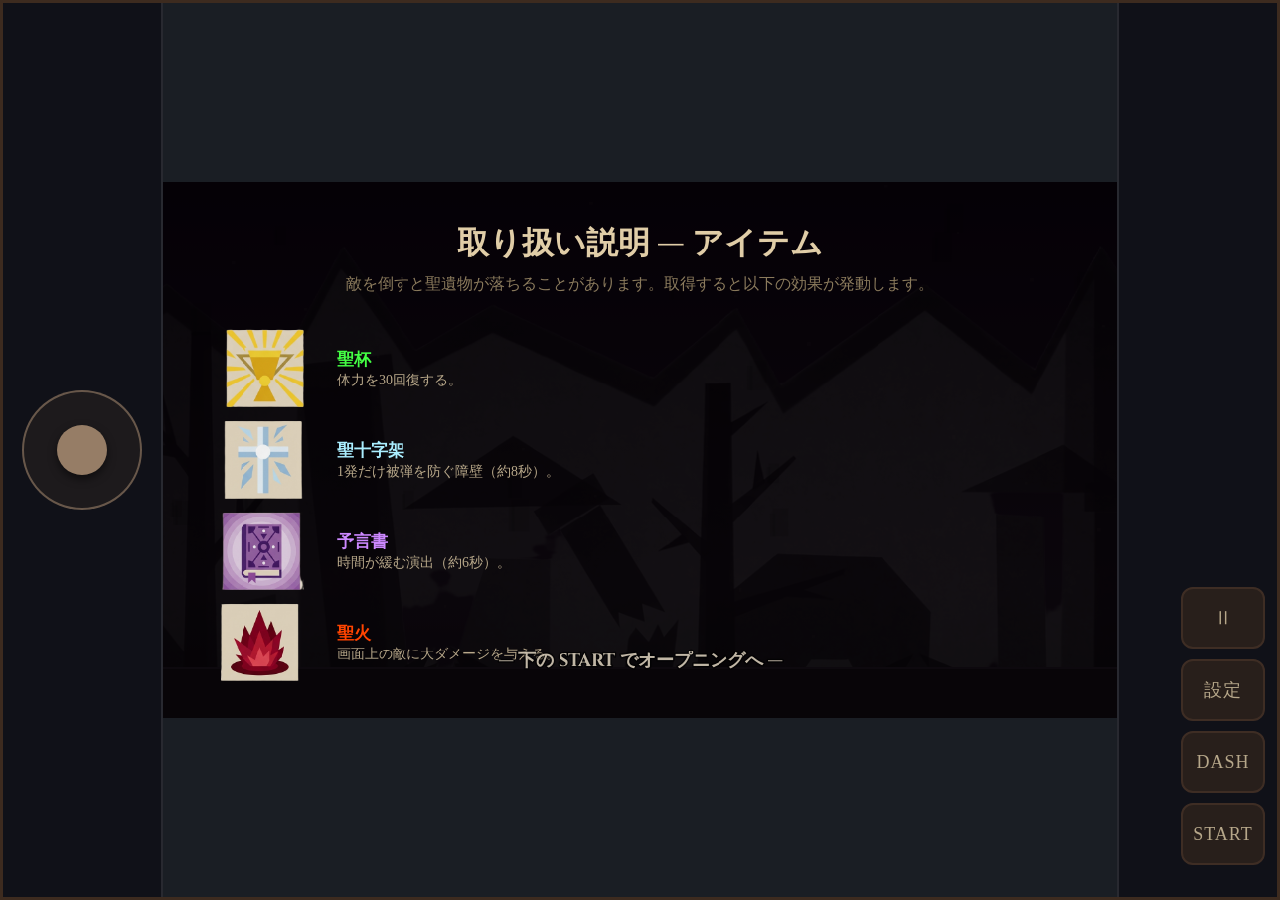
<file: index.html>
<!DOCTYPE html>
<html lang="ja">
<head>
    <meta charset="UTF-8">
    <meta name="viewport" content="width=device-width, initial-scale=1.0, maximum-scale=1.0, user-scalable=no, viewport-fit=cover">
    <title>CROW'S DESTINY: THE RITUAL OF TWILIGHT</title>
    <link rel="preconnect" href="https://fonts.gstatic.com" crossorigin>
    <link href="https://fonts.googleapis.com/css2?family=Cinzel:wght@600;700&display=swap" rel="stylesheet">
    <link rel="stylesheet" href="style.css">
</head>
<body>
<!-- 縦向き時のみ表示：横画面でプレイするよう促す -->
<div id="portrait-message" class="portrait-message" aria-hidden="true">
    <p>横にしてください</p>
</div>

<div id="game-container">
    <div id="loading-screen">
        <h1>RITUAL INITIALIZING...</h1>
        <div class="altar-light"></div>
    </div>

    <!-- 左パネル: ジョイスティック（幅固定） -->
    <div id="left-panel" class="side-panel">
        <div id="joystick-zone">
            <div id="joystick-base">
                <div id="joystick-stick"></div>
            </div>
        </div>
    </div>

    <!-- 中央パネル: プレイ画面 -->
    <div id="center-panel">
        <canvas id="gameCanvas"></canvas>
    </div>

    <!-- 右パネル: アクションボタン（幅固定） -->
    <div id="right-panel" class="side-panel">
        <div id="action-buttons">
            <button id="btn-pause" type="button" aria-label="一時停止" title="一時停止">Ⅱ</button>
            <button id="btn-settings" type="button" aria-label="操作設定">設定</button>
            <button id="btn-dash" type="button" aria-label="ダッシュ">DASH</button>
            <button id="btn-start" type="button" aria-label="開始">START</button>
        </div>
    </div>
</div>
<div id="joystick-settings-overlay" class="settings-overlay" aria-hidden="true">
    <div class="settings-panel">
        <h2 class="settings-title">操作感度</h2>
        <div class="settings-row">
            <span class="settings-label">鈍感</span>
            <input type="range" id="joystick-sensitivity" min="0.5" max="2" step="0.1" value="1.0" aria-label="感度">
            <span class="settings-label">敏感</span>
        </div>
        <p class="settings-value">感度: <output id="out-sensitivity">1.0</output></p>
        <h2 class="settings-title">デッドゾーン</h2>
        <div class="settings-row">
            <span class="settings-label">小</span>
            <input type="range" id="joystick-deadzone" min="0" max="0.4" step="0.05" value="0.15" aria-label="デッドゾーン">
            <span class="settings-label">大</span>
        </div>
        <p class="settings-value">デッドゾーン: <output id="out-deadzone">0.15</output></p>
        <div class="settings-test-area" id="joystick-test-area">
            <span class="settings-test-label">テストエリア（ここでドラッグ）</span>
            <output id="out-test-xy" class="settings-test-out">X: 0.00  Y: 0.00</output>
        </div>
        <button type="button" id="btn-settings-back" class="settings-back">戻る</button>
    </div>
</div>
<!-- 左パネル用ジョイスティックの入力をゲームに渡すためのグローバル（ゲームループで参照） -->
<script>window.crowDestinyJoystick = { x: 0, y: 0 };</script>
<!-- 役割ごとの読み込み順（依存関係を満たす） -->
<script src="js/core/config.js"></script>
<script src="js/core/utils.js"></script>
<script src="js/data/stages.js"></script>
<script src="js/load/assets.js"></script>
<script src="js/audio/sound.js"></script>
<script src="js/render/anim.js"></script>
<script src="js/render/fx.js"></script>
<script src="js/render/background.js"></script>
<script src="js/render/hud.js"></script>
<script src="js/entities/crow.js"></script>
<script src="js/entities/enemy.js"></script>
<script src="js/entities/obstacle.js"></script>
<script src="js/entities/boss.js"></script>
<script src="js/entities/relic.js"></script>
<script src="js/input/joystick.js"></script>
<script src="js/game.js"></script>
<script src="js/main.js"></script>
<script>
/* 左パネル DOM ジョイスティック + 縦向き時アナウンス */
(function () {
    var stick = document.getElementById('joystick-stick');
    var base = document.getElementById('joystick-base');
    var zone = document.getElementById('joystick-zone');
    var joy = window.crowDestinyJoystick;
    if (!joy) return;

    var joyActive = false;
    function updateStick(e) {
        e.preventDefault();
        var clientX = e.touches ? e.touches[0].clientX : e.clientX;
        var clientY = e.touches ? e.touches[0].clientY : e.clientY;
        var rect = base.getBoundingClientRect();
        var centerX = rect.left + rect.width / 2;
        var centerY = rect.top + rect.height / 2;
        var maxR = rect.width / 2;
        var dx = clientX - centerX;
        var dy = clientY - centerY;
        var dist = Math.hypot(dx, dy);
        if (dist > maxR) {
            var r = maxR / dist;
            dx *= r;
            dy *= r;
        }
        joy.x = dx / maxR;
        joy.y = dy / maxR;
        stick.style.transform = 'translate(calc(-50% + ' + dx + 'px), calc(-50% + ' + dy + 'px))';
    }
    function joyEnd() {
        joyActive = false;
        joy.x = 0;
        joy.y = 0;
        stick.style.transform = 'translate(-50%, -50%)';
    }
    if (zone) {
        zone.addEventListener('touchstart', function (e) { joyActive = true; updateStick(e); }, { passive: false });
        zone.addEventListener('touchmove', function (e) { if (joyActive) updateStick(e); }, { passive: false });
        zone.addEventListener('touchend', joyEnd);
        zone.addEventListener('touchcancel', joyEnd);
        zone.addEventListener('mousedown', function (e) { joyActive = true; updateStick(e); });
    }
    window.addEventListener('mousemove', function (e) { if (joyActive) updateStick(e); });
    window.addEventListener('mouseup', joyEnd);

    /* 縦向きで「横にしてください」表示 */
    var portraitEl = document.getElementById('portrait-message');
    function checkOrientation() {
        if (!portraitEl) return;
        var isPortrait = window.matchMedia('(orientation: portrait)').matches;
        portraitEl.classList.toggle('is-visible', isPortrait);
        portraitEl.setAttribute('aria-hidden', isPortrait ? 'false' : 'true');
    }
    window.addEventListener('orientationchange', checkOrientation);
    window.addEventListener('resize', checkOrientation);
    checkOrientation();
})();
</script>
</body>
</html>
</file>
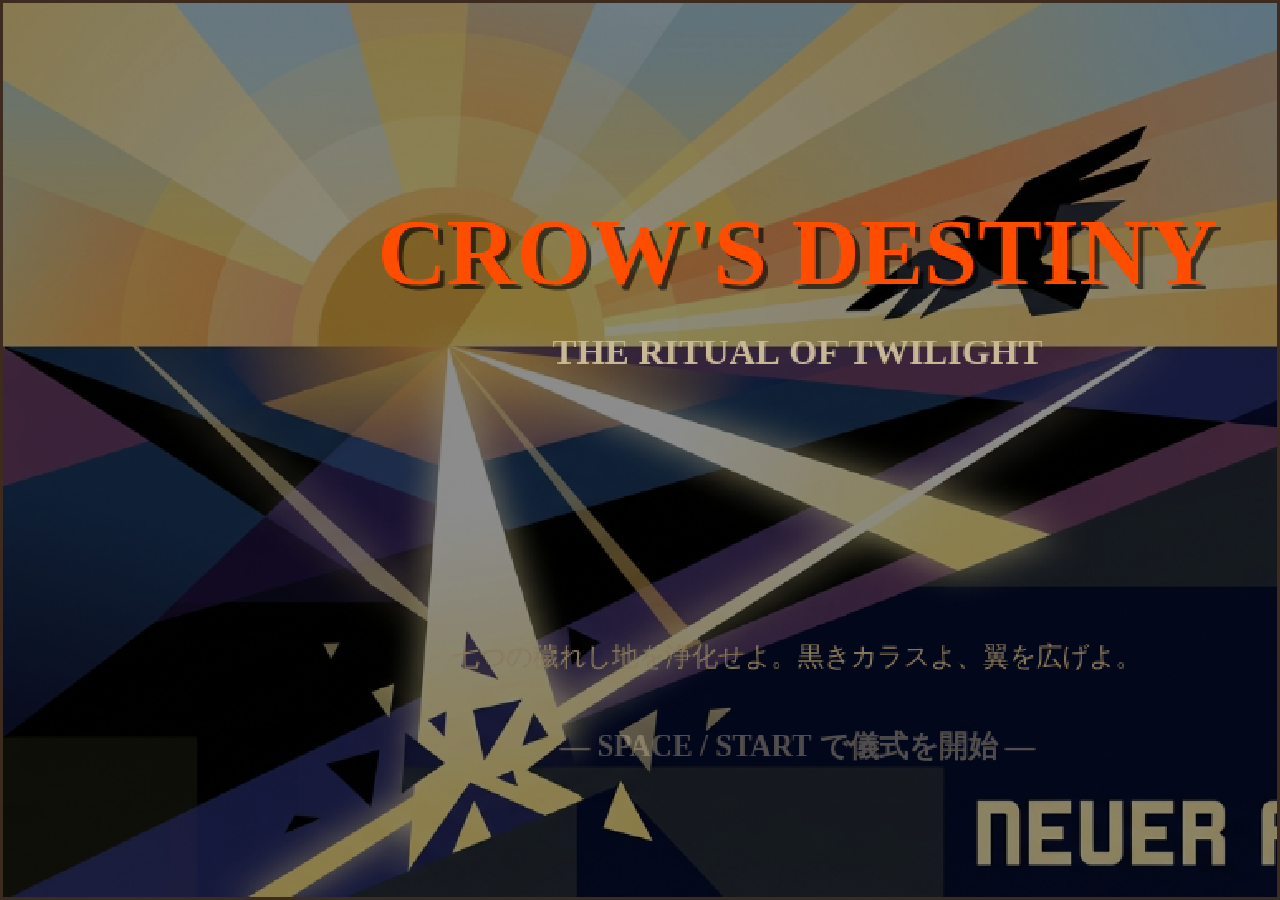
<file: index-standalone.html>
<!DOCTYPE html>
<html lang="ja">
<head>
    <meta charset="UTF-8">
    <meta name="viewport" content="width=device-width, initial-scale=1.0, maximum-scale=1.0, user-scalable=no">
    <title>CROW'S DESTINY (standalone)</title>
    <link rel="stylesheet" href="style.css">
</head>
<body>
<div id="game-container">
    <div id="loading-screen">
        <h1>RITUAL INITIALIZING...</h1>
        <div class="altar-light"></div>
    </div>
    <canvas id="gameCanvas"></canvas>
    <div id="controls">
        <div id="dpad">
            <button id="btn-up" type="button" aria-label="上">▲</button>
            <button id="btn-left" type="button" aria-label="左">◀</button>
            <button id="btn-down" type="button" aria-label="下">▼</button>
            <button id="btn-right" type="button" aria-label="右">▶</button>
        </div>
        <div id="action-buttons">
            <button id="btn-pause" type="button" aria-label="一時停止">Ⅱ</button>
            <button id="btn-dash" type="button" aria-label="ダッシュ">DASH</button>
            <button id="btn-start" type="button" aria-label="開始">START</button>
        </div>
    </div>
</div>
<script src="script.js"></script>
</body>
</html>
</file>
<file: style.css>
/* ============================================================
   CROW'S DESTINY — 横スクロールSTG iOS最適化版
   ============================================================ */
*{margin:0;padding:0;box-sizing:border-box}
*{touch-action:manipulation}
body{
    -webkit-user-select:none;user-select:none;
    -webkit-touch-callout:none;overscroll-behavior:none;
    /* iOS Safari: ダブルタップズーム完全防止 */
    -ms-touch-action:manipulation;
    touch-action:manipulation;
}
html,body{
    overflow:hidden;position:fixed;width:100%;height:100%;
    /* iOS バウンスエフェクト無効化 */
    overscroll-behavior-y:none;
    -webkit-overflow-scrolling:auto;
}
html{
    touch-action:manipulation;
}
body{
    background:#0a0510;color:#e0cda7;font-family:'Georgia',serif;
    display:flex;justify-content:center;align-items:center;
    min-height:100vh;min-height:100dvh;
}
#game-container{
    position:relative;border:3px solid #3d2b1f;
    box-shadow:0 0 60px rgba(0,0,0,.9);
    max-width:100vw;width:100%;
    height:100dvh;max-height:100dvh;
    box-sizing:border-box;
    overflow:hidden;
    display:flex;
    /* iOS Safe Area: ノッチ・ホームバー回避（constant は iOS 11 向け） */
    padding-top:constant(safe-area-inset-top);
    padding-top:env(safe-area-inset-top,0);
    padding-bottom:constant(safe-area-inset-bottom);
    padding-bottom:env(safe-area-inset-bottom,0);
}

/* 左右コントロールパネル（幅固定） */
.side-panel{
    width:160px;
    flex-shrink:0;
    background:rgba(20,25,30,0.6);
    position:relative;
    z-index:10;
}
#left-panel{
    border-right:2px solid rgba(255,255,255,0.1);
}
#right-panel{
    border-left:2px solid rgba(255,255,255,0.1);
}

/* 中央パネル: プレイ画面（残り幅をすべて使用） */
#center-panel{
    flex-grow:1;
    position:relative;
    background:#1a1e24;
    overflow:hidden;
    display:flex;
    align-items:center;
    justify-content:center;
    min-width:0;
}

/* キャンバスは中央パネル内に収める */
#center-panel canvas{
    display:block;
    image-rendering:pixelated;
    image-rendering:crisp-edges;
    width:100%;
    height:100%;
    object-fit:contain;
}
canvas{
    image-rendering:pixelated;
    image-rendering:crisp-edges;
}

#loading-screen{
    position:absolute;top:0;left:0;right:0;bottom:0;
    background:#000;display:flex;flex-direction:column;
    justify-content:center;align-items:center;z-index:100;transition:opacity 1.5s;
    pointer-events:auto;
}
#loading-screen h1{color:#ff4d00;letter-spacing:6px;font-size:clamp(14px,4vw,20px)}
.altar-light{
    width:220px;height:2px;background:#ff4d00;
    box-shadow:0 0 25px #ff4d00;animation:flicker .1s infinite;
}
@keyframes flicker{0%{opacity:.8}50%{opacity:1}100%{opacity:.8}}

/* ======= 左パネル ジョイスティック ======= */
#joystick-zone{
    width:100%;
    height:100%;
    position:relative;
    display:flex;
    align-items:center;
    justify-content:center;
}
#joystick-base{
    width:120px;
    height:120px;
    background:rgba(60,50,40,0.3);
    border:2px solid rgba(180,150,120,0.5);
    border-radius:50%;
    position:relative;
}
#joystick-stick{
    width:50px;
    height:50px;
    background:rgba(180,150,120,0.8);
    border-radius:50%;
    position:absolute;
    top:50%;
    left:50%;
    transform:translate(-50%,-50%);
    pointer-events:none;
    box-shadow:0 4px 8px rgba(0,0,0,0.5);
}

/* ======= 右パネル アクションボタン ======= */
#right-panel #action-buttons{
    position:absolute;
    right:0;
    bottom:max(16px, env(safe-area-inset-bottom, 16px));
    left:0;
    padding:0 12px 16px;
    display:flex;
    flex-direction:column;
    align-items:flex-end;
    gap:10px;
    pointer-events:none;
}
#right-panel #action-buttons button{
    pointer-events:auto;
}

#action-buttons button{
    -webkit-tap-highlight-color:transparent;
    -webkit-touch-callout:none;
    touch-action:manipulation;
    min-width:56px;min-height:56px;padding:10px;font-size:17px;
    font-family:inherit;color:#e0cda7;
    background:rgba(61,43,31,.7);border:2px solid #4a3528;
    border-radius:12px;cursor:pointer;opacity:.8;
    transition:transform .06s,opacity .06s,background .06s;
    display:flex;align-items:center;justify-content:center;
    /* ゴースト選択防止 */
    -webkit-user-select:none;user-select:none;
}
#dpad button:active,#action-buttons button:active{
    transform:scale(.88);opacity:1;background:rgba(120,80,55,.85);
}
#action-buttons{display:flex;flex-direction:column;gap:10px}
#action-buttons button{min-width:76px;min-height:56px;font-size:15px;letter-spacing:1px}
#btn-pause{
    font-size:20px;letter-spacing:2px;min-width:56px;
    background:rgba(61,43,31,.85);border-color:#4a3528;
}
#btn-dash{
    background:rgba(80,50,35,.7);border-color:#6a4a38;
}

/* 縦向き時「横にしてください」オーバーレイ */
.portrait-message{
    display:none;
    position:fixed;
    inset:0;
    z-index:9999;
    background:rgba(10,5,16,0.95);
    align-items:center;
    justify-content:center;
    padding:env(safe-area-inset-top) env(safe-area-inset-right) env(safe-area-inset-bottom) env(safe-area-inset-left);
}
.portrait-message.is-visible{
    display:flex;
}
.portrait-message p{
    font-family:Cinzel,Georgia,serif;
    font-size:clamp(20px,5vw,28px);
    color:#e0cda7;
    text-align:center;
    margin:0;
}

/* 右パネル内ボタン 小型画面 */
@media (max-height:600px){
    #right-panel #action-buttons button{
        min-width:46px;min-height:46px;font-size:14px;padding:6px;
    }
    #right-panel #action-buttons button{min-width:64px;min-height:46px}
}

/* 右パネル内ボタン 大型画面 */
@media (min-height:800px){
    #right-panel #action-buttons button{
        min-width:62px;min-height:62px;font-size:18px;
    }
    #right-panel #action-buttons button{min-width:84px}
}

/* ランドスケープ（横持ち）最適化 */
@media (orientation:landscape) and (max-height:500px){
    #right-panel #action-buttons button{
        min-width:48px;min-height:48px;font-size:13px;padding:4px;
        border-radius:8px;
    }
    #right-panel #action-buttons{gap:6px}
    #right-panel #action-buttons button{min-width:60px;min-height:48px}
}

/* ======= ジョイスティック設定オーバーレイ ======= */
.settings-overlay{
    display:none;
    position:fixed;inset:0;z-index:2000;
    background:rgba(0,0,0,0.85);
    align-items:center;justify-content:center;
    padding:env(safe-area-inset-top) env(safe-area-inset-right) env(safe-area-inset-bottom) env(safe-area-inset-left);
}
.settings-overlay.is-open{display:flex}
.settings-panel{
    background:rgba(30,22,18,0.98);
    border:2px solid #4a3528;
    border-radius:16px;
    padding:24px;
    max-width:90vw;width:360px;
    -webkit-tap-highlight-color:transparent;
}
.settings-title{
    font-size:16px;color:#e0cda7;margin:16px 0 8px;
    font-family:Georgia,serif;
}
.settings-title:first-child{margin-top:0}
.settings-row{
    display:flex;align-items:center;gap:12px;
}
.settings-row input[type=range]{flex:1;min-width:0;accent-color:#ff4d00}
.settings-label{font-size:12px;color:#aa8866;min-width:2.2em}
.settings-value{font-size:14px;color:#c9b896;margin:4px 0}
.settings-test-area{
    margin:20px 0;
    min-height:100px;
    background:rgba(0,0,0,0.4);
    border:2px dashed #4a3528;
    border-radius:12px;
    display:flex;flex-direction:column;
    align-items:center;justify-content:center;
    touch-action:none;
}
.settings-test-label{font-size:13px;color:#8a7a5c;margin-bottom:8px}
.settings-test-out{font-size:18px;color:#e0cda7;font-family:monospace}
.settings-back{
    display:block;
    width:100%;margin-top:16px;padding:14px;
    font-size:18px;font-family:Georgia,serif;color:#e0cda7;
    background:rgba(61,43,31,0.9);border:2px solid #4a3528;
    border-radius:12px;cursor:pointer;
    -webkit-tap-highlight-color:transparent;
}
.settings-back:active{transform:scale(0.98);opacity:0.9}
</file>
